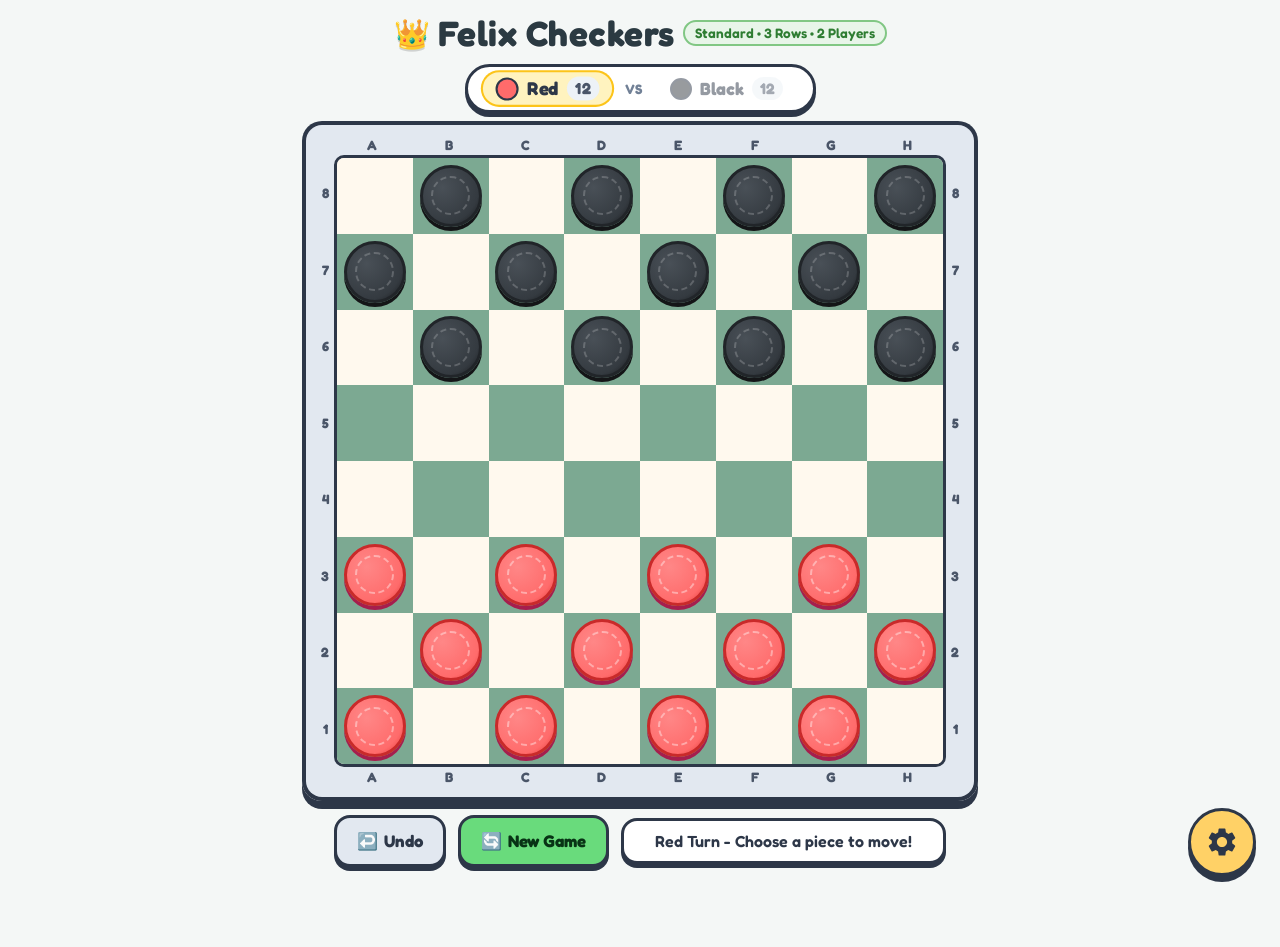
<file: index.html>
<!DOCTYPE html>
<html lang="en">
<head>
  <meta charset="UTF-8">
  <meta name="viewport" content="width=device-width, initial-scale=1.0, maximum-scale=1.0, user-scalable=no">
  <title>Felix Checkers</title>
  <link rel="stylesheet" href="style.css?v=1.2.1">
  <link rel="preconnect" href="https://fonts.googleapis.com">
  <link rel="preconnect" href="https://fonts.gstatic.com" crossorigin>
  <link href="https://fonts.googleapis.com/css2?family=Fredoka:wght@400;600;700&display=swap" rel="stylesheet">
</head>
<body>
  <div class="app-container">
    <!-- Header with friendly status -->
    <header class="game-header">
      <div class="title-badge">
        <span class="title-icon">👑</span>
        <h1 class="title-text">Felix Checkers</h1>
        <span class="mode-tag" id="modeTag">Classic (3 Rows)</span>
      </div>

      <!-- Turn & Score Pill -->
      <div class="status-pill" id="statusPill">
        <div class="player-indicator" id="redIndicator">
          <div class="mini-piece red-piece"></div>
          <span class="player-name">Red</span>
          <span class="score-count" id="redCount">12</span>
        </div>
        <div class="vs-divider">VS</div>
        <div class="player-indicator" id="blackIndicator">
          <div class="mini-piece black-piece"></div>
          <span class="player-name">Black</span>
          <span class="score-count" id="blackCount">12</span>
        </div>
      </div>
    </header>

    <!-- Main Game Area -->
    <main class="board-wrapper">
      <div class="board-frame">
        <!-- Coordinate Labels Top -->
        <div class="file-labels top-labels">
          <span>A</span><span>B</span><span>C</span><span>D</span><span>E</span><span>F</span><span>G</span><span>H</span>
        </div>

        <div class="board-center-row">
          <!-- Rank Labels Left -->
          <div class="rank-labels left-labels">
            <span>8</span><span>7</span><span>6</span><span>5</span><span>4</span><span>3</span><span>2</span><span>1</span>
          </div>

          <!-- 8x8 Board Grid -->
          <div class="board-grid" id="boardGrid">
            <!-- 64 Squares dynamically rendered -->
          </div>

          <!-- Rank Labels Right -->
          <div class="rank-labels right-labels">
            <span>8</span><span>7</span><span>6</span><span>5</span><span>4</span><span>3</span><span>2</span><span>1</span>
          </div>
        </div>

        <!-- Coordinate Labels Bottom -->
        <div class="file-labels bottom-labels">
          <span>A</span><span>B</span><span>C</span><span>D</span><span>E</span><span>F</span><span>G</span><span>H</span>
        </div>
      </div>

      <!-- Quick Action Floating Bar -->
      <div class="quick-actions">
        <button class="action-btn undo-btn" id="btnUndo" title="Undo Move">
          <span class="btn-icon">↩️</span>
          <span class="btn-label">Undo</span>
        </button>
        <button class="action-btn restart-btn" id="btnRestart" title="New Game">
          <span class="btn-icon">🔄</span>
          <span class="btn-label">New Game</span>
        </button>
        <div class="message-banner" id="messageBanner">Red's Turn - Pick a piece!</div>
      </div>
    </main>

    <!-- Bottom Right Floating Gear Button for iPad -->
    <button class="gear-btn" id="btnOpenSettings" aria-label="Game Settings">
      <svg class="gear-icon" viewBox="0 0 24 24" width="34" height="34" fill="currentColor">
        <path d="M19.14 12.94c.04-.3.06-.61.06-.94 0-.32-.02-.64-.07-.94l2.03-1.58a.49.49 0 0 0 .12-.61l-1.92-3.32a.488.488 0 0 0-.59-.22l-2.39.96c-.5-.38-1.03-.7-1.62-.94l-.36-2.54a.484.484 0 0 0-.48-.41h-3.84c-.24 0-.43.17-.47.41l-.36 2.54c-.59.24-1.13.57-1.62.94l-2.39-.96c-.22-.08-.47 0-.59.22L2.74 8.87c-.12.21-.08.47.12.61l2.03 1.58c-.05.3-.09.63-.09.94s.02.64.07.94l-2.03 1.58a.49.49 0 0 0-.12.61l1.92 3.32c.12.22.37.29.59.22l2.39-.96c.5.38 1.03.7 1.62.94l.36 2.54c.05.24.24.41.48.41h3.84c.24 0 .44-.17.47-.41l.36-2.54c.59-.24 1.13-.56 1.62-.94l2.39.96c.22.08.47 0 .59-.22l1.92-3.32c.12-.22.07-.47-.12-.61l-2.01-1.58zM12 15.6c-1.98 0-3.6-1.62-3.6-3.6s1.62-3.6 3.6-3.6 3.6 1.62 3.6 3.6-1.62 3.6-3.6 3.6z"/>
      </svg>
    </button>

    <!-- Settings & Rules Drawer / Modal -->
    <div class="settings-overlay" id="settingsOverlay">
      <div class="settings-drawer" id="settingsDrawer">
        <div class="drawer-header">
          <h2>Game Options</h2>
          <button class="close-drawer-btn" id="btnCloseSettings">&times;</button>
        </div>

        <div class="drawer-content">
          <!-- Option: Row Count (2 Rows vs 3 Rows) -->
          <div class="setting-group">
            <label class="setting-label">Board Setup (Piece Rows)</label>
            <div class="pill-toggle" id="rowToggleGroup">
              <button class="pill-btn" data-rows="2">
                <span class="pill-title">2 Rows (Quick)</span>
                <span class="pill-subtitle">8 pieces each &bull; Faster kid game</span>
              </button>
              <button class="pill-btn active" data-rows="3">
                <span class="pill-title">3 Rows (Classic)</span>
                <span class="pill-subtitle">12 pieces each &bull; Standard</span>
              </button>
            </div>
          </div>

          <!-- Option: Game Mode (Standard vs Felix Variant) -->
          <div class="setting-group">
            <label class="setting-label">Game Mode</label>
            <div class="pill-toggle" id="variantToggleGroup">
              <button class="pill-btn active" data-variant="standard">
                <span class="pill-title">Standard Checkers</span>
                <span class="pill-subtitle">Classic diagonal moves &amp; jumps</span>
              </button>
              <button class="pill-btn" data-variant="felix">
                <span class="pill-title">Felix Mode ✨</span>
                <span class="pill-subtitle">Queens &amp; Bishops for both sides on the light squares!</span>
              </button>
            </div>
          </div>

          <!-- Option: 1 Player (vs Computer) or 2 Players (Pass & Play) -->
          <div class="setting-group">
            <label class="setting-label">Players</label>
            <div class="pill-toggle" id="opponentToggleGroup">
              <button class="pill-btn active" data-opponent="pvp">
                <span class="pill-title">2 Players</span>
                <span class="pill-subtitle">Pass &amp; play with a friend or parent on one iPad</span>
              </button>
              <button class="pill-btn" data-opponent="ai">
                <span class="pill-title">1 Player 🤖</span>
                <span class="pill-subtitle">You play Red against the computer</span>
              </button>
            </div>
          </div>

          <!-- Option: Computer level (only shown for 1 Player) -->
          <div class="setting-group" id="levelSettingGroup" hidden>
            <label class="setting-label">Computer Level</label>
            <div class="level-toggle" id="levelToggleGroup">
              <button class="level-btn" data-level="1"><span class="level-num">1</span><span class="level-name">Gentle</span></button>
              <button class="level-btn" data-level="2"><span class="level-num">2</span><span class="level-name">Easy</span></button>
              <button class="level-btn active" data-level="3"><span class="level-num">3</span><span class="level-name">Smart</span></button>
              <button class="level-btn" data-level="4"><span class="level-num">4</span><span class="level-name">Tricky</span></button>
              <button class="level-btn" data-level="5"><span class="level-num">5</span><span class="level-name">Master</span></button>
            </div>
            <span class="level-help" id="levelHelp">Smart: thinks two moves ahead.</span>
          </div>

          <!-- Sound Toggle -->
          <div class="setting-group row-setting">
            <label class="setting-label" for="soundToggle">Sound Effects</label>
            <input type="checkbox" id="soundToggle" class="switch-input" checked>
            <label for="soundToggle" class="switch-slider"></label>
          </div>

          <!-- Scoreboard (saved in a cookie on this device) -->
          <div class="setting-group scoreboard">
            <h3>Scoreboard</h3>
            <div class="score-line"><span>1 Player (you vs computer)</span><span id="scoreAi">0 – 0</span></div>
            <div class="score-chips" id="scoreChips"></div>
            <div class="score-line"><span>2 Players (Red vs Black)</span><span id="scorePvp">0 – 0</span></div>
            <button class="ghost-btn" id="btnResetScores">Reset scores</button>
          </div>

          <!-- Maintenance (hidden features for testing; off by default) -->
          <div class="setting-group row-setting maintenance-setting">
            <label class="setting-label" for="evalToggle">Maintenance: win-chance bar</label>
            <input type="checkbox" id="evalToggle" class="switch-input">
            <label for="evalToggle" class="switch-slider"></label>
          </div>

          <!-- Rules Summary -->
          <div class="setting-group rules-summary">
            <h3>How to Play</h3>
            <ul class="rules-list">
              <li><strong>Checkers:</strong> Move forward diagonally 1 square onto dark squares.</li>
              <li><strong>Jump:</strong> Jump over an opponent's piece to capture it! If you can jump, you must.</li>
              <li><strong>Kings:</strong> Reaching the back row makes you a King 👑. Kings move backward and forward!</li>
              <li class="felix-rule-item"><strong>Felix Mode:</strong> Both teams get a Queen and two light-squared Bishops on their back ranks! Checkers can attack them forward and sideways!</li>
            </ul>
          </div>

          <!-- Version log (end of panel) -->
          <div class="setting-group version-log">
            <h3>Version log</h3>
            <p class="version-current" id="versionCurrent"></p>
            <ol class="version-entries" id="versionEntries"></ol>
          </div>
        </div>

        <div class="drawer-footer">
          <button class="primary-btn" id="btnApplySettings">Start New Game With These Settings</button>
        </div>
      </div>
    </div>

    <!-- Win / Game Over Modal -->
    <div class="win-modal-overlay" id="winModalOverlay">
      <div class="win-card">
        <div class="win-trophy" id="winTrophy">🏆</div>
        <h2 class="win-title" id="winTitle">Red Wins!</h2>
        <p class="win-subtitle" id="winSubtitle">Spectacular game! Ready for another round?</p>
        <div class="win-actions">
          <button class="primary-btn" id="btnPlayAgain">Play Again</button>
        </div>
      </div>
    </div>

  </div>

  <script src="version.js?v=1.2.1"></script>
  <script src="audio.js?v=1.2.1"></script>
  <script src="stats.js?v=1.2.1"></script>
  <script src="game.js?v=1.2.1"></script>
  <script src="app.js?v=1.2.1"></script>
</body>
</html>
</file>
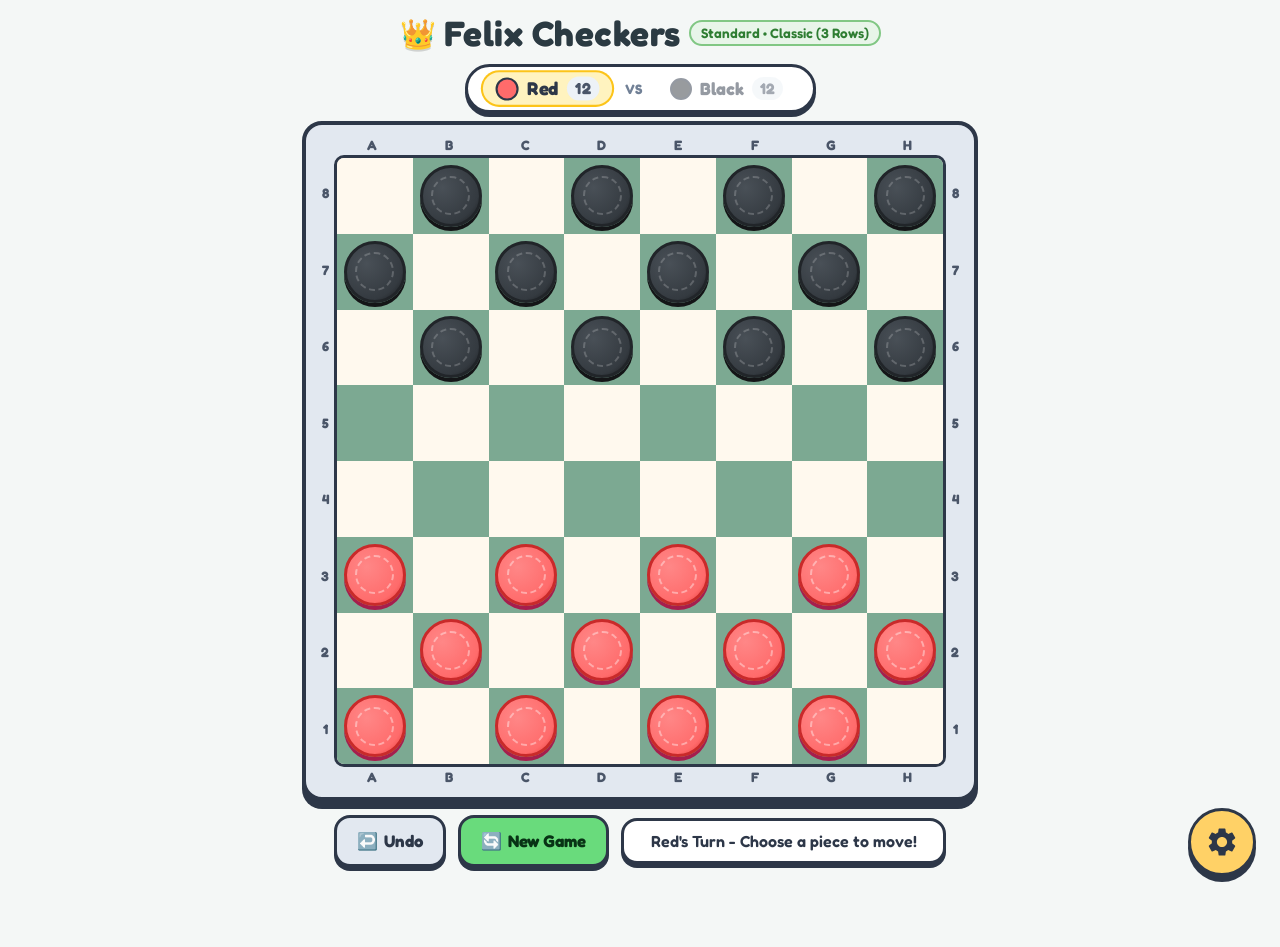
<file: V1/index.html>
<!DOCTYPE html>
<html lang="en">
<head>
  <meta charset="UTF-8">
  <meta name="viewport" content="width=device-width, initial-scale=1.0, maximum-scale=1.0, user-scalable=no">
  <title>Felix Checkers</title>
  <link rel="stylesheet" href="style.css">
  <link rel="preconnect" href="https://fonts.googleapis.com">
  <link rel="preconnect" href="https://fonts.gstatic.com" crossorigin>
  <link href="https://fonts.googleapis.com/css2?family=Fredoka:wght@400;600;700&display=swap" rel="stylesheet">
</head>
<body>
  <div class="app-container">
    <!-- Header with friendly status -->
    <header class="game-header">
      <div class="title-badge">
        <span class="title-icon">👑</span>
        <h1 class="title-text">Felix Checkers</h1>
        <span class="mode-tag" id="modeTag">Classic (3 Rows)</span>
      </div>

      <!-- Turn & Score Pill -->
      <div class="status-pill" id="statusPill">
        <div class="player-indicator" id="redIndicator">
          <div class="mini-piece red-piece"></div>
          <span class="player-name">Red</span>
          <span class="score-count" id="redCount">12</span>
        </div>
        <div class="vs-divider">VS</div>
        <div class="player-indicator" id="blackIndicator">
          <div class="mini-piece black-piece"></div>
          <span class="player-name">Black</span>
          <span class="score-count" id="blackCount">12</span>
        </div>
      </div>
    </header>

    <!-- Main Game Area -->
    <main class="board-wrapper">
      <div class="board-frame">
        <!-- Coordinate Labels Top -->
        <div class="file-labels top-labels">
          <span>A</span><span>B</span><span>C</span><span>D</span><span>E</span><span>F</span><span>G</span><span>H</span>
        </div>

        <div class="board-center-row">
          <!-- Rank Labels Left -->
          <div class="rank-labels left-labels">
            <span>8</span><span>7</span><span>6</span><span>5</span><span>4</span><span>3</span><span>2</span><span>1</span>
          </div>

          <!-- 8x8 Board Grid -->
          <div class="board-grid" id="boardGrid">
            <!-- 64 Squares dynamically rendered -->
          </div>

          <!-- Rank Labels Right -->
          <div class="rank-labels right-labels">
            <span>8</span><span>7</span><span>6</span><span>5</span><span>4</span><span>3</span><span>2</span><span>1</span>
          </div>
        </div>

        <!-- Coordinate Labels Bottom -->
        <div class="file-labels bottom-labels">
          <span>A</span><span>B</span><span>C</span><span>D</span><span>E</span><span>F</span><span>G</span><span>H</span>
        </div>
      </div>

      <!-- Quick Action Floating Bar -->
      <div class="quick-actions">
        <button class="action-btn undo-btn" id="btnUndo" title="Undo Move">
          <span class="btn-icon">↩️</span>
          <span class="btn-label">Undo</span>
        </button>
        <button class="action-btn restart-btn" id="btnRestart" title="New Game">
          <span class="btn-icon">🔄</span>
          <span class="btn-label">New Game</span>
        </button>
        <div class="message-banner" id="messageBanner">Red's Turn - Pick a piece!</div>
      </div>
    </main>

    <!-- Bottom Right Floating Gear Button for iPad -->
    <button class="gear-btn" id="btnOpenSettings" aria-label="Game Settings">
      <svg class="gear-icon" viewBox="0 0 24 24" width="34" height="34" fill="currentColor">
        <path d="M19.14 12.94c.04-.3.06-.61.06-.94 0-.32-.02-.64-.07-.94l2.03-1.58a.49.49 0 0 0 .12-.61l-1.92-3.32a.488.488 0 0 0-.59-.22l-2.39.96c-.5-.38-1.03-.7-1.62-.94l-.36-2.54a.484.484 0 0 0-.48-.41h-3.84c-.24 0-.43.17-.47.41l-.36 2.54c-.59.24-1.13.57-1.62.94l-2.39-.96c-.22-.08-.47 0-.59.22L2.74 8.87c-.12.21-.08.47.12.61l2.03 1.58c-.05.3-.09.63-.09.94s.02.64.07.94l-2.03 1.58a.49.49 0 0 0-.12.61l1.92 3.32c.12.22.37.29.59.22l2.39-.96c.5.38 1.03.7 1.62.94l.36 2.54c.05.24.24.41.48.41h3.84c.24 0 .44-.17.47-.41l.36-2.54c.59-.24 1.13-.56 1.62-.94l2.39.96c.22.08.47 0 .59-.22l1.92-3.32c.12-.22.07-.47-.12-.61l-2.01-1.58zM12 15.6c-1.98 0-3.6-1.62-3.6-3.6s1.62-3.6 3.6-3.6 3.6 1.62 3.6 3.6-1.62 3.6-3.6 3.6z"/>
      </svg>
    </button>

    <!-- Settings & Rules Drawer / Modal -->
    <div class="settings-overlay" id="settingsOverlay">
      <div class="settings-drawer" id="settingsDrawer">
        <div class="drawer-header">
          <h2>Game Options</h2>
          <button class="close-drawer-btn" id="btnCloseSettings">&times;</button>
        </div>

        <div class="drawer-content">
          <!-- Option: Row Count (2 Rows vs 3 Rows) -->
          <div class="setting-group">
            <label class="setting-label">Board Setup (Piece Rows)</label>
            <div class="pill-toggle" id="rowToggleGroup">
              <button class="pill-btn" data-rows="2">
                <span class="pill-title">2 Rows (Quick)</span>
                <span class="pill-subtitle">8 pieces each &bull; Faster kid game</span>
              </button>
              <button class="pill-btn active" data-rows="3">
                <span class="pill-title">3 Rows (Classic)</span>
                <span class="pill-subtitle">12 pieces each &bull; Standard</span>
              </button>
            </div>
          </div>

          <!-- Option: Game Mode (Standard vs Felix Variant) -->
          <div class="setting-group">
            <label class="setting-label">Game Mode</label>
            <div class="pill-toggle" id="variantToggleGroup">
              <button class="pill-btn active" data-variant="standard">
                <span class="pill-title">Standard Checkers</span>
                <span class="pill-subtitle">Classic diagonal moves &amp; jumps</span>
              </button>
              <button class="pill-btn" data-variant="felix">
                <span class="pill-title">Felix Mode ✨</span>
                <span class="pill-subtitle">Queen (D1) &amp; Bishops (B1/F1) on light squares!</span>
              </button>
            </div>
          </div>

          <!-- Option: Opponent (Pass & Play vs Kid-friendly AI) -->
          <div class="setting-group">
            <label class="setting-label">Opponent</label>
            <div class="pill-toggle" id="opponentToggleGroup">
              <button class="pill-btn active" data-opponent="pvp">
                <span class="pill-title">2 Players (Pass &amp; Play)</span>
                <span class="pill-subtitle">Play with a friend or parent on iPad</span>
              </button>
              <button class="pill-btn" data-opponent="ai">
                <span class="pill-title">vs Computer 🤖</span>
                <span class="pill-subtitle">Practice solo</span>
              </button>
            </div>
          </div>

          <!-- Sound Toggle -->
          <div class="setting-group row-setting">
            <label class="setting-label" for="soundToggle">Sound Effects</label>
            <input type="checkbox" id="soundToggle" class="switch-input" checked>
            <label for="soundToggle" class="switch-slider"></label>
          </div>

          <!-- Rules Summary -->
          <div class="setting-group rules-summary">
            <h3>How to Play</h3>
            <ul class="rules-list">
              <li><strong>Checkers:</strong> Move forward diagonally 1 square onto dark squares.</li>
              <li><strong>Jump:</strong> Jump over an opponent's piece to capture it!</li>
              <li><strong>Kings:</strong> Reaching the back row makes you a King 👑. Kings move backward and forward!</li>
              <li class="felix-rule-item"><strong>Felix Mode:</strong> Chess pieces live on the light squares (Bishops on B1 &amp; F1, Queen on D1). Checkers can attack them forward and sideways!</li>
            </ul>
          </div>
        </div>

        <div class="drawer-footer">
          <button class="primary-btn" id="btnApplySettings">Start New Game With These Settings</button>
        </div>
      </div>
    </div>

    <!-- Win / Game Over Modal -->
    <div class="win-modal-overlay" id="winModalOverlay">
      <div class="win-card">
        <div class="win-trophy" id="winTrophy">🏆</div>
        <h2 class="win-title" id="winTitle">Red Wins!</h2>
        <p class="win-subtitle" id="winSubtitle">Spectacular game! Ready for another round?</p>
        <div class="win-actions">
          <button class="primary-btn" id="btnPlayAgain">Play Again</button>
        </div>
      </div>
    </div>

  </div>

  <script src="audio.js"></script>
  <script src="game.js"></script>
  <script src="app.js"></script>
</body>
</html>
</file>
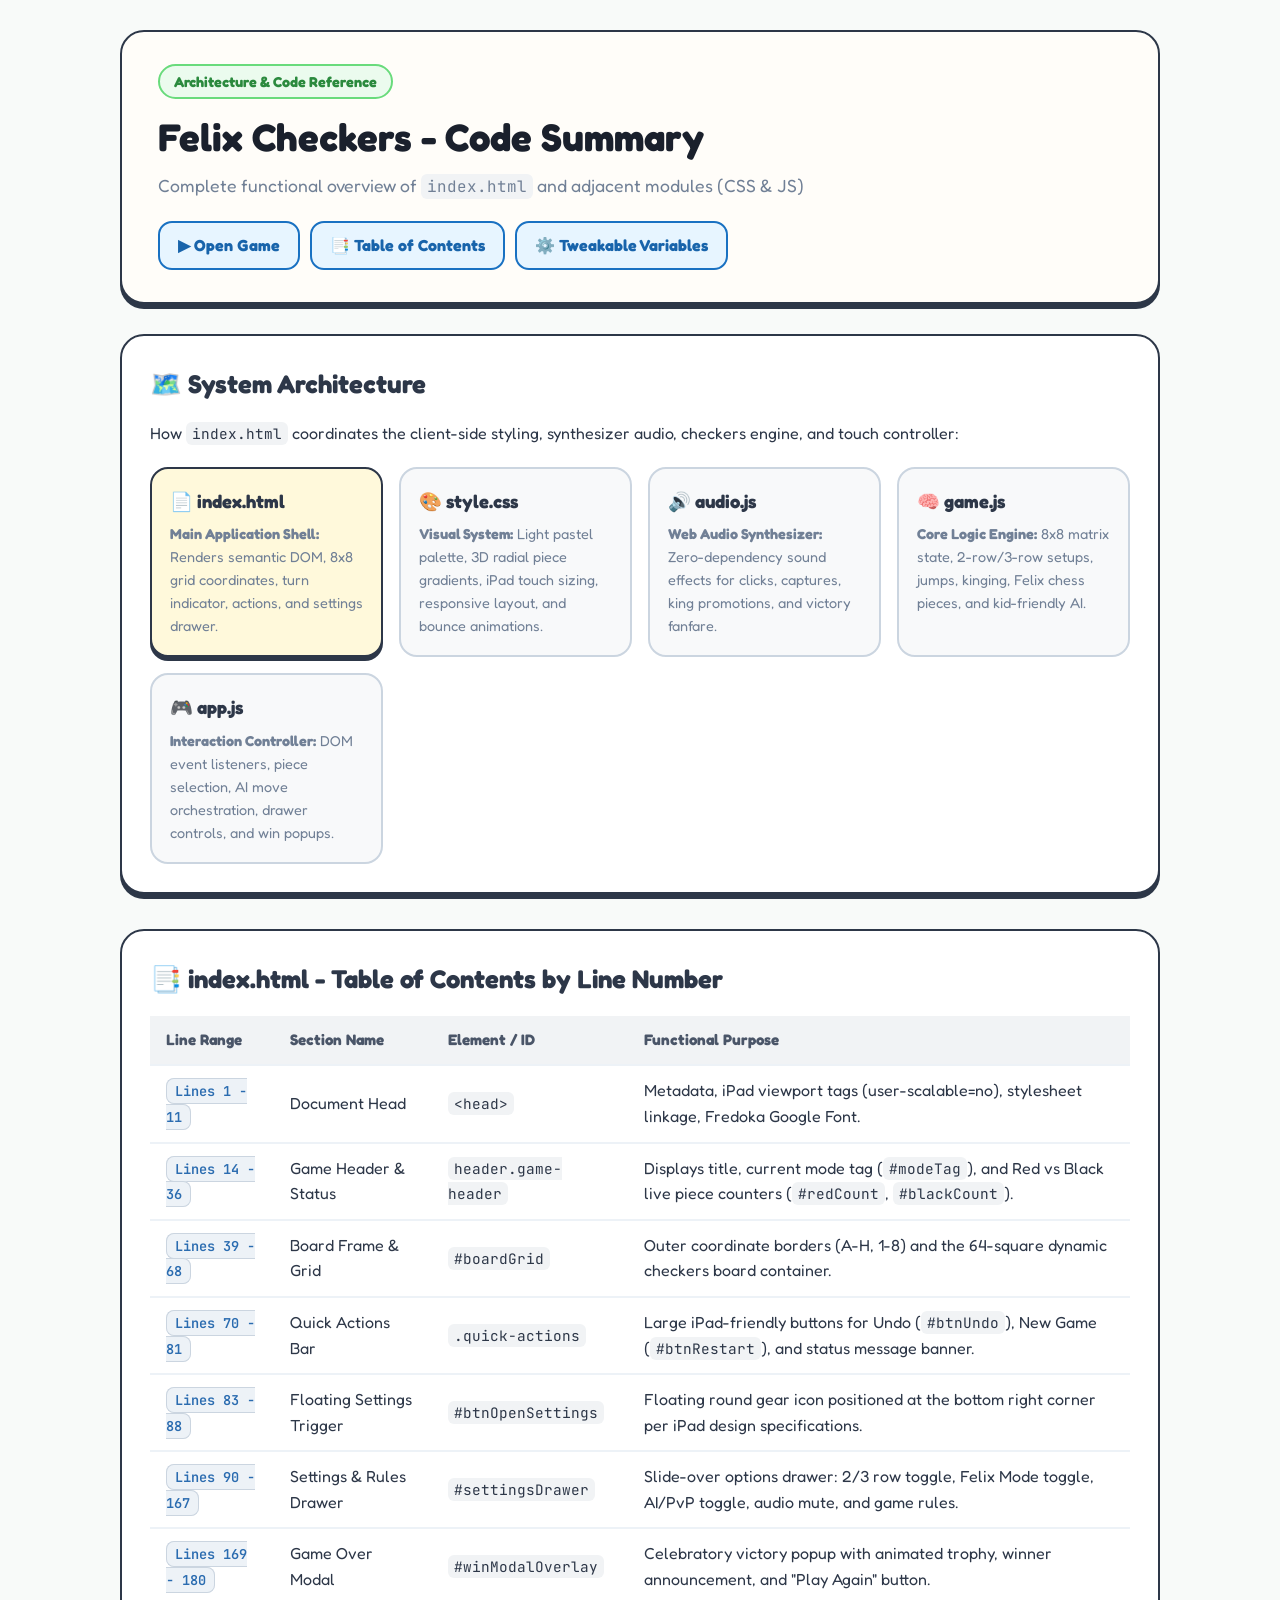
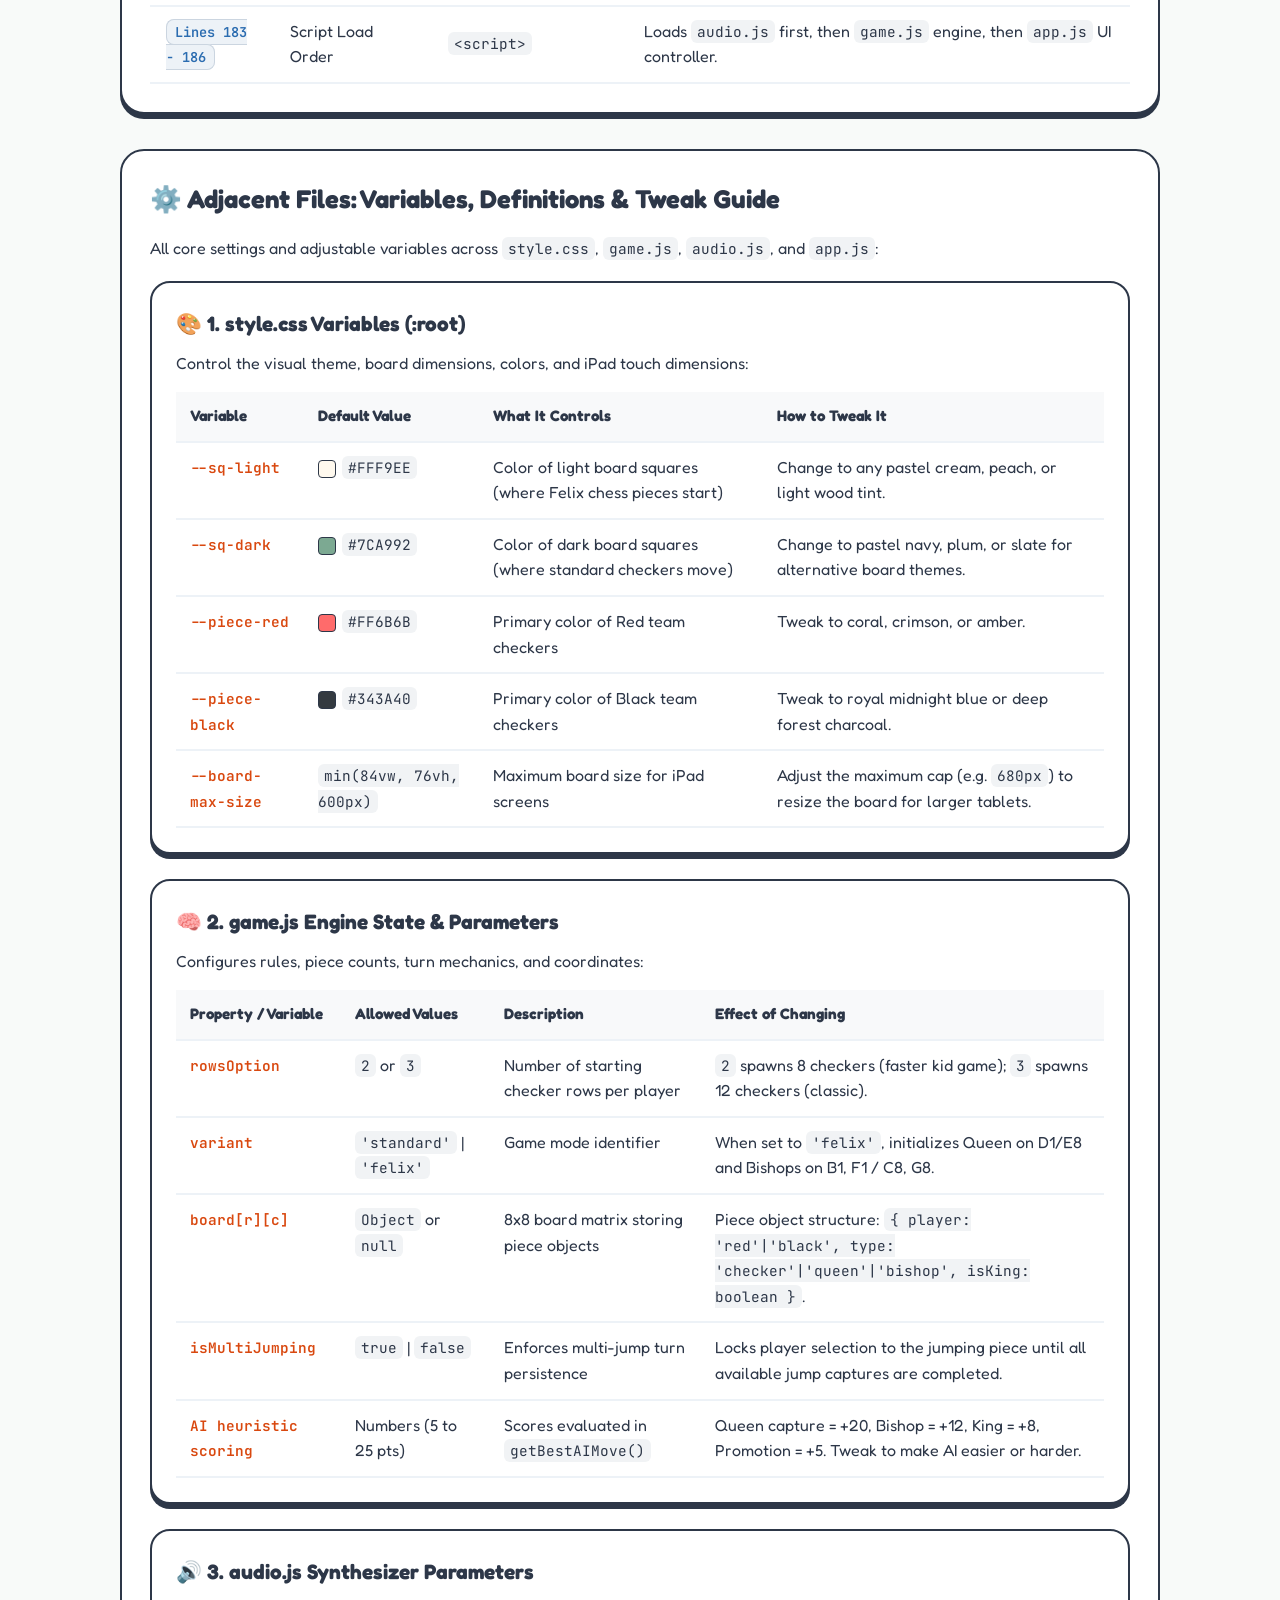
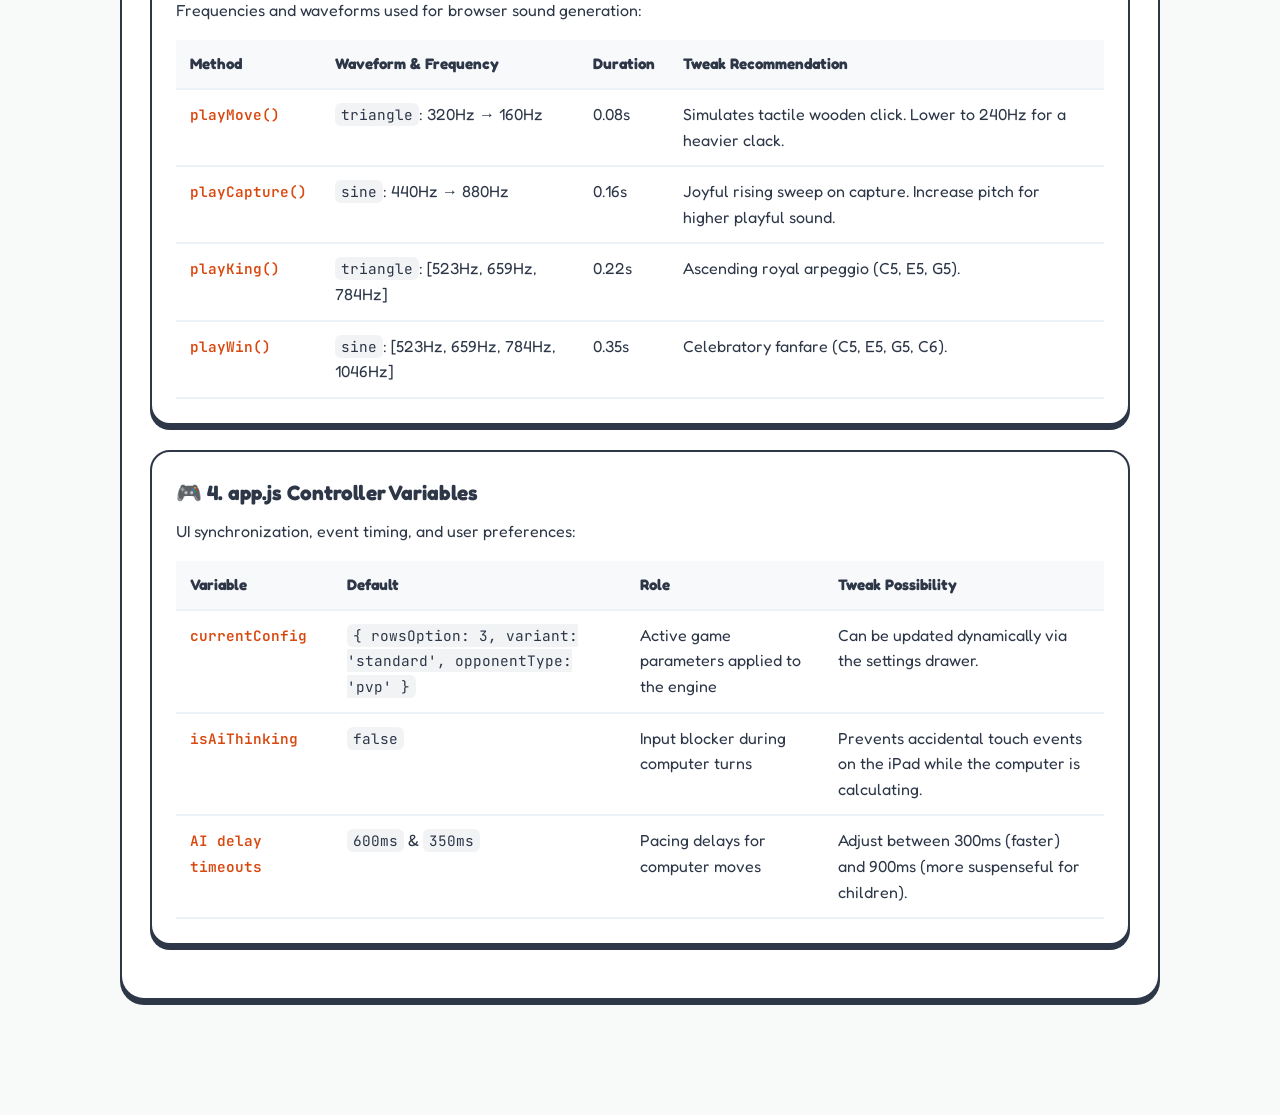
<file: index_summary.html>
<!DOCTYPE html>
<html lang="en">
<head>
  <meta charset="UTF-8">
  <meta name="viewport" content="width=device-width, initial-scale=1.0">
  <title>Felix Checkers - Code Architecture & Summary</title>
  <link rel="preconnect" href="https://fonts.googleapis.com">
  <link rel="preconnect" href="https://fonts.gstatic.com" crossorigin>
  <link href="https://fonts.googleapis.com/css2?family=Fredoka:wght@400;600;700&family=JetBrains+Mono:wght@400;600&display=swap" rel="stylesheet">
  <style>
    :root {
      --bg: #F8FAF9;
      --card-bg: #FFFFFF;
      --text-main: #2D3748;
      --text-muted: #718096;
      --accent: #4DABF7;
      --accent-dark: #1971C2;
      --border: 2.5px solid #2D3748;
      --shadow: 0 5px 0 #2D3748;
      --pill-bg: #E7F5FF;
      --pill-text: #1864AB;
      --code-bg: #F1F3F5;
    }

    * {
      box-sizing: border-box;
      margin: 0;
      padding: 0;
    }

    body {
      font-family: 'Fredoka', -apple-system, sans-serif;
      background-color: var(--bg);
      color: var(--text-main);
      line-height: 1.6;
      padding: 30px 20px 80px 20px;
    }

    .container {
      max-width: 1040px;
      margin: 0 auto;
    }

    header.doc-header {
      background: #FFFDF9;
      border: var(--border);
      border-radius: 24px;
      box-shadow: var(--shadow);
      padding: 32px 36px;
      margin-bottom: 30px;
      display: flex;
      justify-content: space-between;
      align-items: center;
      flex-wrap: wrap;
      gap: 20px;
    }

    .header-badge {
      display: inline-block;
      background: #EBFBEE;
      color: #2B8A3E;
      font-weight: 700;
      padding: 4px 14px;
      border-radius: 20px;
      border: 2px solid #69DB7C;
      font-size: 0.9rem;
      margin-bottom: 8px;
    }

    h1 {
      font-size: 2.4rem;
      font-weight: 700;
      color: #1A202C;
    }

    .subtitle {
      color: var(--text-muted);
      font-size: 1.1rem;
      margin-top: 4px;
    }

    .quick-links {
      display: flex;
      gap: 10px;
    }

    .nav-btn {
      text-decoration: none;
      background: var(--pill-bg);
      color: var(--pill-text);
      font-weight: 700;
      padding: 10px 18px;
      border-radius: 14px;
      border: 2px solid var(--accent-dark);
      transition: transform 0.15s;
    }

    .nav-btn:hover {
      transform: translateY(-2px);
    }

    /* Architecture Graphical Overview */
    .arch-diagram {
      background: #FFFFFF;
      border: var(--border);
      border-radius: 24px;
      box-shadow: var(--shadow);
      padding: 28px;
      margin-bottom: 35px;
    }

    .section-title {
      font-size: 1.6rem;
      font-weight: 700;
      margin-bottom: 16px;
      display: flex;
      align-items: center;
      gap: 10px;
    }

    .diagram-grid {
      display: grid;
      grid-template-columns: repeat(auto-fit, minmax(210px, 1fr));
      gap: 16px;
      margin-top: 20px;
    }

    .diagram-card {
      background: #F8F9FA;
      border: 2.5px solid #CBD5E0;
      border-radius: 18px;
      padding: 18px;
      position: relative;
    }

    .diagram-card.hub {
      border-color: #2D3748;
      background: #FFF9DB;
      box-shadow: 0 4px 0 #2D3748;
    }

    .diagram-card h3 {
      font-size: 1.15rem;
      margin-bottom: 6px;
      display: flex;
      align-items: center;
      gap: 6px;
    }

    .diagram-card p {
      font-size: 0.9rem;
      color: var(--text-muted);
    }

    /* Table of Contents */
    .toc-card {
      background: #FFFFFF;
      border: var(--border);
      border-radius: 24px;
      box-shadow: var(--shadow);
      padding: 28px;
      margin-bottom: 35px;
    }

    .toc-table {
      width: 100%;
      border-collapse: collapse;
      margin-top: 14px;
    }

    .toc-table th, .toc-table td {
      padding: 12px 16px;
      text-align: left;
      border-bottom: 2px solid #EDF2F7;
    }

    .toc-table th {
      background: #F1F3F5;
      font-weight: 700;
      font-size: 0.95rem;
      color: #4A5568;
    }

    .line-badge {
      font-family: 'JetBrains Mono', monospace;
      background: #EDF2F7;
      border: 1px solid #CBD5E0;
      padding: 3px 8px;
      border-radius: 8px;
      font-weight: 600;
      font-size: 0.85rem;
      color: #2B6CB0;
    }

    /* Code breakdown cards */
    .breakdown-card {
      background: #FFFFFF;
      border: var(--border);
      border-radius: 20px;
      box-shadow: var(--shadow);
      padding: 24px;
      margin-bottom: 25px;
    }

    .breakdown-card h3 {
      font-size: 1.3rem;
      margin-bottom: 10px;
      color: #2D3748;
      display: flex;
      justify-content: space-between;
      align-items: center;
    }

    /* Variables Table */
    .var-table {
      width: 100%;
      border-collapse: collapse;
      margin-top: 16px;
    }

    .var-table th, .var-table td {
      padding: 12px 14px;
      text-align: left;
      border-bottom: 2px solid #EDF2F7;
      vertical-align: top;
    }

    .var-table th {
      background: #F8F9FA;
      font-weight: 700;
      font-size: 0.95rem;
    }

    .var-name {
      font-family: 'JetBrains Mono', monospace;
      font-weight: 600;
      color: #D9480F;
      font-size: 0.9rem;
    }

    .color-chip {
      display: inline-block;
      width: 18px;
      height: 18px;
      border-radius: 4px;
      border: 1.5px solid #2D3748;
      vertical-align: middle;
      margin-right: 6px;
    }

    .tweak-hint {
      background: #FFF9DB;
      border-left: 4px solid #FCC419;
      padding: 8px 12px;
      border-radius: 6px;
      font-size: 0.88rem;
      color: #7A5200;
      margin-top: 6px;
    }

    code {
      font-family: 'JetBrains Mono', monospace;
      background: var(--code-bg);
      padding: 2px 6px;
      border-radius: 6px;
      font-size: 0.9em;
    }
  </style>
</head>
<body>
  <div class="container">
    
    <!-- Header -->
    <header class="doc-header">
      <div>
        <div class="header-badge">Architecture &amp; Code Reference</div>
        <h1>Felix Checkers - Code Summary</h1>
        <p class="subtitle">Complete functional overview of <code>index.html</code> and adjacent modules (CSS &amp; JS)</p>
      </div>
      <div class="quick-links">
        <a href="index.html" class="nav-btn">▶ Open Game</a>
        <a href="#toc" class="nav-btn">📑 Table of Contents</a>
        <a href="#variables" class="nav-btn">⚙️ Tweakable Variables</a>
      </div>
    </header>

    <!-- Architecture Hub Overview -->
    <section class="arch-diagram">
      <h2 class="section-title">🗺️ System Architecture</h2>
      <p>How <code>index.html</code> coordinates the client-side styling, synthesizer audio, checkers engine, and touch controller:</p>
      
      <div class="diagram-grid">
        <div class="diagram-card hub">
          <h3>📄 index.html</h3>
          <p><strong>Main Application Shell:</strong> Renders semantic DOM, 8x8 grid coordinates, turn indicator, actions, and settings drawer.</p>
        </div>
        <div class="diagram-card">
          <h3>🎨 style.css</h3>
          <p><strong>Visual System:</strong> Light pastel palette, 3D radial piece gradients, iPad touch sizing, responsive layout, and bounce animations.</p>
        </div>
        <div class="diagram-card">
          <h3>🔊 audio.js</h3>
          <p><strong>Web Audio Synthesizer:</strong> Zero-dependency sound effects for clicks, captures, king promotions, and victory fanfare.</p>
        </div>
        <div class="diagram-card">
          <h3>🧠 game.js</h3>
          <p><strong>Core Logic Engine:</strong> 8x8 matrix state, 2-row/3-row setups, jumps, kinging, Felix chess pieces, and kid-friendly AI.</p>
        </div>
        <div class="diagram-card">
          <h3>🎮 app.js</h3>
          <p><strong>Interaction Controller:</strong> DOM event listeners, piece selection, AI move orchestration, drawer controls, and win popups.</p>
        </div>
      </div>
    </section>

    <!-- Table of Contents for index.html -->
    <section class="toc-card" id="toc">
      <h2 class="section-title">📑 index.html - Table of Contents by Line Number</h2>
      <table class="toc-table">
        <thead>
          <tr>
            <th>Line Range</th>
            <th>Section Name</th>
            <th>Element / ID</th>
            <th>Functional Purpose</th>
          </tr>
        </thead>
        <tbody>
          <tr>
            <td><span class="line-badge">Lines 1 - 11</span></td>
            <td>Document Head</td>
            <td><code>&lt;head&gt;</code></td>
            <td>Metadata, iPad viewport tags (user-scalable=no), stylesheet linkage, Fredoka Google Font.</td>
          </tr>
          <tr>
            <td><span class="line-badge">Lines 14 - 36</span></td>
            <td>Game Header &amp; Status</td>
            <td><code>header.game-header</code></td>
            <td>Displays title, current mode tag (<code>#modeTag</code>), and Red vs Black live piece counters (<code>#redCount</code>, <code>#blackCount</code>).</td>
          </tr>
          <tr>
            <td><span class="line-badge">Lines 39 - 68</span></td>
            <td>Board Frame &amp; Grid</td>
            <td><code>#boardGrid</code></td>
            <td>Outer coordinate borders (A-H, 1-8) and the 64-square dynamic checkers board container.</td>
          </tr>
          <tr>
            <td><span class="line-badge">Lines 70 - 81</span></td>
            <td>Quick Actions Bar</td>
            <td><code>.quick-actions</code></td>
            <td>Large iPad-friendly buttons for Undo (<code>#btnUndo</code>), New Game (<code>#btnRestart</code>), and status message banner.</td>
          </tr>
          <tr>
            <td><span class="line-badge">Lines 83 - 88</span></td>
            <td>Floating Settings Trigger</td>
            <td><code>#btnOpenSettings</code></td>
            <td>Floating round gear icon positioned at the bottom right corner per iPad design specifications.</td>
          </tr>
          <tr>
            <td><span class="line-badge">Lines 90 - 167</span></td>
            <td>Settings &amp; Rules Drawer</td>
            <td><code>#settingsDrawer</code></td>
            <td>Slide-over options drawer: 2/3 row toggle, Felix Mode toggle, AI/PvP toggle, audio mute, and game rules.</td>
          </tr>
          <tr>
            <td><span class="line-badge">Lines 169 - 180</span></td>
            <td>Game Over Modal</td>
            <td><code>#winModalOverlay</code></td>
            <td>Celebratory victory popup with animated trophy, winner announcement, and "Play Again" button.</td>
          </tr>
          <tr>
            <td><span class="line-badge">Lines 183 - 186</span></td>
            <td>Script Load Order</td>
            <td><code>&lt;script&gt;</code></td>
            <td>Loads <code>audio.js</code> first, then <code>game.js</code> engine, then <code>app.js</code> UI controller.</td>
          </tr>
        </tbody>
      </table>
    </section>

    <!-- Adjacent Files Variables & Parameters Breakdown -->
    <section class="toc-card" id="variables">
      <h2 class="section-title">⚙️ Adjacent Files: Variables, Definitions &amp; Tweak Guide</h2>
      <p>All core settings and adjustable variables across <code>style.css</code>, <code>game.js</code>, <code>audio.js</code>, and <code>app.js</code>:</p>

      <!-- style.css variables -->
      <div class="breakdown-card" style="margin-top: 20px;">
        <h3>🎨 1. style.css Variables (:root)</h3>
        <p>Control the visual theme, board dimensions, colors, and iPad touch dimensions:</p>
        <table class="var-table">
          <thead>
            <tr>
              <th>Variable</th>
              <th>Default Value</th>
              <th>What It Controls</th>
              <th>How to Tweak It</th>
            </tr>
          </thead>
          <tbody>
            <tr>
              <td><span class="var-name">--sq-light</span></td>
              <td><span class="color-chip" style="background: #FFF9EE;"></span><code>#FFF9EE</code></td>
              <td>Color of light board squares (where Felix chess pieces start)</td>
              <td>Change to any pastel cream, peach, or light wood tint.</td>
            </tr>
            <tr>
              <td><span class="var-name">--sq-dark</span></td>
              <td><span class="color-chip" style="background: #7CA992;"></span><code>#7CA992</code></td>
              <td>Color of dark board squares (where standard checkers move)</td>
              <td>Change to pastel navy, plum, or slate for alternative board themes.</td>
            </tr>
            <tr>
              <td><span class="var-name">--piece-red</span></td>
              <td><span class="color-chip" style="background: #FF6B6B;"></span><code>#FF6B6B</code></td>
              <td>Primary color of Red team checkers</td>
              <td>Tweak to coral, crimson, or amber.</td>
            </tr>
            <tr>
              <td><span class="var-name">--piece-black</span></td>
              <td><span class="color-chip" style="background: #343A40;"></span><code>#343A40</code></td>
              <td>Primary color of Black team checkers</td>
              <td>Tweak to royal midnight blue or deep forest charcoal.</td>
            </tr>
            <tr>
              <td><span class="var-name">--board-max-size</span></td>
              <td><code>min(84vw, 76vh, 600px)</code></td>
              <td>Maximum board size for iPad screens</td>
              <td>Adjust the maximum cap (e.g. <code>680px</code>) to resize the board for larger tablets.</td>
            </tr>
          </tbody>
        </table>
      </div>

      <!-- game.js variables -->
      <div class="breakdown-card">
        <h3>🧠 2. game.js Engine State &amp; Parameters</h3>
        <p>Configures rules, piece counts, turn mechanics, and coordinates:</p>
        <table class="var-table">
          <thead>
            <tr>
              <th>Property / Variable</th>
              <th>Allowed Values</th>
              <th>Description</th>
              <th>Effect of Changing</th>
            </tr>
          </thead>
          <tbody>
            <tr>
              <td><span class="var-name">rowsOption</span></td>
              <td><code>2</code> or <code>3</code></td>
              <td>Number of starting checker rows per player</td>
              <td><code>2</code> spawns 8 checkers (faster kid game); <code>3</code> spawns 12 checkers (classic).</td>
            </tr>
            <tr>
              <td><span class="var-name">variant</span></td>
              <td><code>'standard'</code> | <code>'felix'</code></td>
              <td>Game mode identifier</td>
              <td>When set to <code>'felix'</code>, initializes Queen on D1/E8 and Bishops on B1, F1 / C8, G8.</td>
            </tr>
            <tr>
              <td><span class="var-name">board[r][c]</span></td>
              <td><code>Object</code> or <code>null</code></td>
              <td>8x8 board matrix storing piece objects</td>
              <td>Piece object structure: <code>{ player: 'red'|'black', type: 'checker'|'queen'|'bishop', isKing: boolean }</code>.</td>
            </tr>
            <tr>
              <td><span class="var-name">isMultiJumping</span></td>
              <td><code>true</code> | <code>false</code></td>
              <td>Enforces multi-jump turn persistence</td>
              <td>Locks player selection to the jumping piece until all available jump captures are completed.</td>
            </tr>
            <tr>
              <td><span class="var-name">AI heuristic scoring</span></td>
              <td>Numbers (5 to 25 pts)</td>
              <td>Scores evaluated in <code>getBestAIMove()</code></td>
              <td>Queen capture = +20, Bishop = +12, King = +8, Promotion = +5. Tweak to make AI easier or harder.</td>
            </tr>
          </tbody>
        </table>
      </div>

      <!-- audio.js variables -->
      <div class="breakdown-card">
        <h3>🔊 3. audio.js Synthesizer Parameters</h3>
        <p>Frequencies and waveforms used for browser sound generation:</p>
        <table class="var-table">
          <thead>
            <tr>
              <th>Method</th>
              <th>Waveform &amp; Frequency</th>
              <th>Duration</th>
              <th>Tweak Recommendation</th>
            </tr>
          </thead>
          <tbody>
            <tr>
              <td><span class="var-name">playMove()</span></td>
              <td><code>triangle</code>: 320Hz &rarr; 160Hz</td>
              <td>0.08s</td>
              <td>Simulates tactile wooden click. Lower to 240Hz for a heavier clack.</td>
            </tr>
            <tr>
              <td><span class="var-name">playCapture()</span></td>
              <td><code>sine</code>: 440Hz &rarr; 880Hz</td>
              <td>0.16s</td>
              <td>Joyful rising sweep on capture. Increase pitch for higher playful sound.</td>
            </tr>
            <tr>
              <td><span class="var-name">playKing()</span></td>
              <td><code>triangle</code>: [523Hz, 659Hz, 784Hz]</td>
              <td>0.22s</td>
              <td>Ascending royal arpeggio (C5, E5, G5).</td>
            </tr>
            <tr>
              <td><span class="var-name">playWin()</span></td>
              <td><code>sine</code>: [523Hz, 659Hz, 784Hz, 1046Hz]</td>
              <td>0.35s</td>
              <td>Celebratory fanfare (C5, E5, G5, C6).</td>
            </tr>
          </tbody>
        </table>
      </div>

      <!-- app.js variables -->
      <div class="breakdown-card">
        <h3>🎮 4. app.js Controller Variables</h3>
        <p>UI synchronization, event timing, and user preferences:</p>
        <table class="var-table">
          <thead>
            <tr>
              <th>Variable</th>
              <th>Default</th>
              <th>Role</th>
              <th>Tweak Possibility</th>
            </tr>
          </thead>
          <tbody>
            <tr>
              <td><span class="var-name">currentConfig</span></td>
              <td><code>{ rowsOption: 3, variant: 'standard', opponentType: 'pvp' }</code></td>
              <td>Active game parameters applied to the engine</td>
              <td>Can be updated dynamically via the settings drawer.</td>
            </tr>
            <tr>
              <td><span class="var-name">isAiThinking</span></td>
              <td><code>false</code></td>
              <td>Input blocker during computer turns</td>
              <td>Prevents accidental touch events on the iPad while the computer is calculating.</td>
            </tr>
            <tr>
              <td><span class="var-name">AI delay timeouts</span></td>
              <td><code>600ms</code> &amp; <code>350ms</code></td>
              <td>Pacing delays for computer moves</td>
              <td>Adjust between 300ms (faster) and 900ms (more suspenseful for children).</td>
            </tr>
          </tbody>
        </table>
      </div>

    </section>

  </div>
</body>
</html>
</file>
<file: style.css>
/* ==========================================================================
   Felix Checkers - Light Pastel Kid-Friendly iPad Styling
   ========================================================================== */

:root {
  /* Pastel Palette */
  --bg-main: #F4F7F6;
  --bg-card: #FFFFFF;
  --text-dark: #2D3748;
  --text-muted: #718096;

  /* Board Colors */
  --sq-light: #FFF9EE;
  --sq-dark: #7CA992;
  --sq-border: #4A6B5D;
  --sq-highlight: #FFE066;
  --sq-target: #74C0FC;
  --sq-jump-target: #FF8787;

  /* Pieces */
  --piece-red: #FF6B6B;
  --piece-red-border: #C92A2A;
  --piece-red-shadow: #A61E4D;
  --piece-black: #343A40;
  --piece-black-border: #212529;
  --piece-black-shadow: #141517;

  /* Felix Pieces (Gold / Purple / Cyan) */
  --piece-queen: #FFD166;
  --piece-queen-border: #D48806;
  --piece-bishop: #B197FC;
  --piece-bishop-border: #7048E8;

  /* Buttons & Accents */
  --accent-gear: #FFD166;
  --accent-gear-border: #E5A823;
  --btn-blue: #4DABF7;
  --btn-blue-border: #1971C2;
  --btn-green: #69DB7C;
  --btn-green-border: #2F9E44;
  --btn-orange: #FFA94D;
  --btn-orange-border: #D9480F;

  /* Touch & Geometry */
  --bold-border: 3px solid #2D3748;
  --board-max-size: min(84vw, 76vh, 600px);
}

* {
  box-sizing: border-box;
  margin: 0;
  padding: 0;
  -webkit-tap-highlight-color: transparent;
  user-select: none;
  -webkit-user-select: none;
}

body {
  font-family: 'Fredoka', -apple-system, BlinkMacSystemFont, "Segoe UI", Roboto, sans-serif;
  background-color: var(--bg-main);
  color: var(--text-dark);
  min-height: 100vh;
  display: flex;
  justify-content: center;
  align-items: center;
  overflow-x: hidden;
  touch-action: manipulation;
}

.app-container {
  width: 100%;
  max-width: 900px;
  min-height: 100vh;
  padding: 12px 16px 80px 16px;
  display: flex;
  flex-direction: column;
  align-items: center;
  justify-content: space-between;
}

/* ==========================================================================
   Header & Status Bar
   ========================================================================== */
.game-header {
  width: 100%;
  display: flex;
  flex-direction: column;
  align-items: center;
  gap: 10px;
  margin-bottom: 8px;
}

.title-badge {
  display: flex;
  align-items: center;
  gap: 8px;
}

.title-icon {
  font-size: 1.8rem;
  filter: drop-shadow(0 2px 0 rgba(0,0,0,0.15));
}

.title-text {
  font-size: 1.85rem;
  font-weight: 700;
  letter-spacing: 0.5px;
  color: #2B3A42;
  text-shadow: 0 1px 0 #FFF;
}

.mode-tag {
  background: #E8F5E9;
  color: #2E7D32;
  border: 2px solid #81C784;
  padding: 3px 10px;
  border-radius: 20px;
  font-size: 0.85rem;
  font-weight: 600;
}

/* Turn & Score Pill */
.status-pill {
  display: flex;
  align-items: center;
  gap: 16px;
  background: var(--bg-card);
  padding: 6px 18px;
  border-radius: 40px;
  border: 3px solid #2D3748;
  box-shadow: 0 4px 0 #2D3748;
}

.player-indicator {
  display: flex;
  align-items: center;
  gap: 8px;
  padding: 4px 12px;
  border-radius: 24px;
  transition: all 0.25s ease;
  opacity: 0.5;
}

.player-indicator.active {
  opacity: 1;
  background: #FFF3BF;
  box-shadow: 0 0 0 2px #FCC419;
  transform: scale(1.05);
}

.mini-piece {
  width: 22px;
  height: 22px;
  border-radius: 50%;
  border: 2px solid #2D3748;
}

.mini-piece.red-piece {
  background: var(--piece-red);
}

.mini-piece.black-piece {
  background: var(--piece-black);
}

.player-name {
  font-size: 1.1rem;
  font-weight: 700;
}

.score-count {
  background: #EDF2F7;
  border-radius: 12px;
  padding: 2px 8px;
  font-size: 0.95rem;
  font-weight: 700;
  color: #4A5568;
}

.vs-divider {
  font-weight: 700;
  color: var(--text-muted);
  font-size: 0.85rem;
}

/* ==========================================================================
   Board & Board Frame
   ========================================================================== */
.board-wrapper {
  display: flex;
  flex-direction: column;
  align-items: center;
  width: 100%;
}

/* The bold frame doubles as the win-chance bar (maintenance setting):
   top = Black's chance, bottom = Red's. Off, both halves are the normal dark frame. */
.board-frame {
  --bar-black: #2D3748;
  --bar-red: #2D3748;
  --win-black: 50%;
  background:
    linear-gradient(#E2E8F0, #E2E8F0) padding-box,
    linear-gradient(to bottom, var(--bar-black) 0 var(--win-black), var(--bar-red) var(--win-black) 100%) border-box;
  padding: 10px;
  border-radius: 20px;
  border: 4px solid transparent;
  box-shadow: 0 8px 0 #2D3748;
  display: flex;
  flex-direction: column;
  align-items: center;
}

.board-center-row {
  display: flex;
  align-items: center;
}

.file-labels {
  display: grid;
  grid-template-columns: repeat(8, 1fr);
  width: var(--board-max-size);
  text-align: center;
  font-weight: 700;
  color: #4A5568;
  font-size: 0.85rem;
  padding: 2px 0;
}

.rank-labels {
  display: grid;
  grid-template-rows: repeat(8, 1fr);
  height: var(--board-max-size);
  text-align: center;
  font-weight: 700;
  color: #4A5568;
  font-size: 0.85rem;
  width: 18px;
  align-items: center;
}

.board-grid {
  width: var(--board-max-size);
  height: var(--board-max-size);
  display: grid;
  grid-template-columns: repeat(8, 1fr);
  grid-template-rows: repeat(8, 1fr);
  border: 3px solid #2D3748;
  border-radius: 10px;
  overflow: hidden;
  background-color: var(--sq-light);
}

/* Board Squares */
.square {
  width: 100%;
  height: 100%;
  position: relative;
  display: flex;
  justify-content: center;
  align-items: center;
  cursor: pointer;
  transition: background-color 0.15s ease;
}

.square.light {
  background-color: var(--sq-light);
}

.square.dark {
  background-color: var(--sq-dark);
}

/* Move highlight states */
.square.selected-origin {
  background-color: var(--sq-highlight) !important;
  box-shadow: inset 0 0 0 3px #F59F00;
}

.square.valid-move::after {
  content: "";
  position: absolute;
  width: 32%;
  height: 32%;
  border-radius: 50%;
  background-color: #339AF0;
  opacity: 0.8;
  pointer-events: none;
  animation: pulseMove 1.2s infinite ease-in-out;
}

.square.valid-jump::after {
  content: "";
  position: absolute;
  width: 40%;
  height: 40%;
  border-radius: 50%;
  background-color: #FA5252;
  border: 3px solid #FFF;
  opacity: 0.9;
  pointer-events: none;
  box-shadow: 0 0 8px rgba(250, 82, 82, 0.6);
  animation: pulseJump 1.2s infinite ease-in-out;
}

@keyframes pulseMove {
  0%, 100% { transform: scale(0.9); opacity: 0.7; }
  50% { transform: scale(1.15); opacity: 1; }
}

@keyframes pulseJump {
  0%, 100% { transform: scale(0.9); }
  50% { transform: scale(1.2); }
}

/* ==========================================================================
   Pieces (Checkers & Felix Chess Pieces)
   ========================================================================== */
.piece {
  width: 82%;
  height: 82%;
  border-radius: 50%;
  border: 3px solid #2D3748;
  position: relative;
  display: flex;
  justify-content: center;
  align-items: center;
  cursor: grab;
  transition: transform 0.18s cubic-bezier(0.175, 0.885, 0.32, 1.275), box-shadow 0.18s ease;
  z-index: 2;
}

.piece:active {
  cursor: grabbing;
}

.piece.red {
  background: radial-gradient(circle at 35% 35%, #FF8787 0%, var(--piece-red) 70%, #E03131 100%);
  border-color: var(--piece-red-border);
  box-shadow: 0 4px 0 var(--piece-red-shadow);
}

.piece.black {
  background: radial-gradient(circle at 35% 35%, #495057 0%, var(--piece-black) 70%, #141517 100%);
  border-color: var(--piece-black-border);
  box-shadow: 0 4px 0 var(--piece-black-shadow);
}

/* Inner concentric ring for checkers tactile feel */
.piece::before {
  content: "";
  position: absolute;
  width: 62%;
  height: 62%;
  border-radius: 50%;
  border: 2px dashed rgba(255, 255, 255, 0.4);
  pointer-events: none;
}

.piece.black::before {
  border-color: rgba(255, 255, 255, 0.2);
}

/* King crown decoration */
.piece.is-king::after {
  content: "👑";
  font-size: calc(var(--board-max-size) / 16);
  line-height: 1;
  filter: drop-shadow(0 2px 2px rgba(0,0,0,0.5));
}

.piece.selected {
  transform: scale(1.12) translateY(-4px);
  box-shadow: 0 8px 12px rgba(0,0,0,0.25);
  border-color: #FCC419 !important;
}

/* Felix Chess Pieces on Light Squares */
/* Red Team Chess Pieces */
.piece.red.chess-queen {
  background: radial-gradient(circle at 35% 35%, #FFF3BF 0%, var(--piece-queen) 70%, #FAB005 100%);
  border-color: var(--piece-queen-border);
  box-shadow: 0 4px 0 #D48806;
}

.piece.red.chess-queen::after {
  content: "♕";
  font-size: calc(var(--board-max-size) / 14);
  color: #7A3E00;
  font-weight: bold;
}

.piece.red.chess-bishop {
  background: radial-gradient(circle at 35% 35%, #E5DBFF 0%, var(--piece-bishop) 70%, #845EF7 100%);
  border-color: var(--piece-bishop-border);
  box-shadow: 0 4px 0 #5F3DC4;
}

.piece.red.chess-bishop::after {
  content: "♗";
  font-size: calc(var(--board-max-size) / 14);
  color: #381E72;
  font-weight: bold;
}

/* Black (Opposing Side) Chess Pieces */
.piece.black.chess-queen {
  background: radial-gradient(circle at 35% 35%, #495057 0%, #2B2D42 70%, #1A1B26 100%);
  border-color: #E5A823;
  box-shadow: 0 4px 0 #946200;
}

.piece.black.chess-queen::after {
  content: "♛";
  font-size: calc(var(--board-max-size) / 14);
  color: #FFD166;
  font-weight: bold;
  filter: drop-shadow(0 1px 2px rgba(0,0,0,0.8));
}

.piece.black.chess-bishop {
  background: radial-gradient(circle at 35% 35%, #4A4E69 0%, #22223B 70%, #151522 100%);
  border-color: #9775FA;
  box-shadow: 0 4px 0 #5F3DC4;
}

.piece.black.chess-bishop::after {
  content: "♝";
  font-size: calc(var(--board-max-size) / 14);
  color: #D0BFFF;
  font-weight: bold;
  filter: drop-shadow(0 1px 2px rgba(0,0,0,0.8));
}

/* ==========================================================================
   Quick Actions Bar (iPad friendly touch targets)
   ========================================================================== */
.quick-actions {
  display: flex;
  align-items: center;
  gap: 12px;
  margin-top: 14px;
  width: 100%;
  max-width: var(--board-max-size);
}

.action-btn {
  display: flex;
  align-items: center;
  justify-content: center;
  gap: 6px;
  height: 52px;
  padding: 0 20px;
  font-size: 1.05rem;
  font-weight: 700;
  border-radius: 16px;
  border: 3px solid #2D3748;
  box-shadow: 0 4px 0 #2D3748;
  cursor: pointer;
  transition: transform 0.1s ease, box-shadow 0.1s ease;
  font-family: inherit;
}

.action-btn:active {
  transform: translateY(3px);
  box-shadow: 0 1px 0 #2D3748;
}

.undo-btn {
  background-color: #E2E8F0;
  color: #2D3748;
}

.restart-btn {
  background-color: var(--btn-green);
  color: #083315;
}

.message-banner {
  flex: 1;
  background: var(--bg-card);
  border: 3px solid #2D3748;
  border-radius: 16px;
  padding: 10px 14px;
  font-size: 1rem;
  font-weight: 600;
  color: #2D3748;
  text-align: center;
  white-space: nowrap;
  overflow: hidden;
  text-overflow: ellipsis;
  box-shadow: 0 4px 0 #2D3748;
}

/* ==========================================================================
   Floating Gear Button (Lower Right for iPad)
   ========================================================================== */
.gear-btn {
  position: fixed;
  bottom: 24px;
  right: 24px;
  width: 68px;
  height: 68px;
  border-radius: 50%;
  background: var(--accent-gear);
  border: 3.5px solid #2D3748;
  box-shadow: 0 6px 0 #2D3748;
  display: flex;
  align-items: center;
  justify-content: center;
  color: #2D3748;
  cursor: pointer;
  z-index: 100;
  transition: transform 0.15s cubic-bezier(0.175, 0.885, 0.32, 1.275);
}

.gear-btn:hover {
  transform: scale(1.08);
}

.gear-btn:active {
  transform: translateY(4px) scale(0.98);
  box-shadow: 0 2px 0 #2D3748;
}

/* ==========================================================================
   Settings Drawer / Popover
   ========================================================================== */
.settings-overlay {
  position: fixed;
  top: 0;
  left: 0;
  right: 0;
  bottom: 0;
  background: rgba(0, 0, 0, 0.45);
  backdrop-filter: blur(4px);
  z-index: 200;
  display: flex;
  justify-content: flex-end;
  opacity: 0;
  pointer-events: none;
  transition: opacity 0.25s ease;
}

.settings-overlay.open {
  opacity: 1;
  pointer-events: auto;
}

.settings-drawer {
  width: 100%;
  max-width: 440px;
  height: 100%;
  background: #FFFDF9;
  border-left: 4px solid #2D3748;
  display: flex;
  flex-direction: column;
  transform: translateX(100%);
  transition: transform 0.3s cubic-bezier(0.2, 0.9, 0.3, 1);
  box-shadow: -8px 0 24px rgba(0, 0, 0, 0.2);
}

.settings-overlay.open .settings-drawer {
  transform: translateX(0);
}

.drawer-header {
  display: flex;
  justify-content: space-between;
  align-items: center;
  padding: 20px 24px;
  border-bottom: 3px solid #E2E8F0;
}

.drawer-header h2 {
  font-size: 1.6rem;
  font-weight: 700;
}

.close-drawer-btn {
  width: 44px;
  height: 44px;
  border-radius: 50%;
  border: 2.5px solid #2D3748;
  background: #F1F3F5;
  font-size: 1.6rem;
  line-height: 1;
  display: flex;
  align-items: center;
  justify-content: center;
  cursor: pointer;
  color: #2D3748;
}

.drawer-content {
  flex: 1;
  overflow-y: auto;
  padding: 20px 24px;
  display: flex;
  flex-direction: column;
  gap: 22px;
}

.setting-group {
  display: flex;
  flex-direction: column;
  gap: 10px;
}

.setting-group.row-setting {
  flex-direction: row;
  align-items: center;
  justify-content: space-between;
}

.setting-label {
  font-size: 1.1rem;
  font-weight: 700;
  color: #2D3748;
}

/* Pill Toggles for Options */
.pill-toggle {
  display: flex;
  flex-direction: column;
  gap: 8px;
}

.pill-btn {
  display: flex;
  flex-direction: column;
  align-items: flex-start;
  padding: 12px 16px;
  border-radius: 14px;
  border: 2.5px solid #CBD5E0;
  background: #FFF;
  cursor: pointer;
  text-align: left;
  font-family: inherit;
  transition: all 0.15s ease;
}

.pill-btn .pill-title {
  font-size: 1.05rem;
  font-weight: 700;
  color: #2D3748;
}

.pill-btn .pill-subtitle {
  font-size: 0.85rem;
  color: #718096;
  margin-top: 2px;
}

.pill-btn.active {
  border-color: #2D3748;
  background: #EBFBEE;
  box-shadow: 0 3px 0 #2D3748;
}

.pill-btn.active .pill-title {
  color: #2B8A3E;
}

/* Switch input */
.switch-input {
  display: none;
}

.switch-slider {
  width: 60px;
  height: 34px;
  background-color: #CBD5E0;
  border: 2.5px solid #2D3748;
  border-radius: 34px;
  position: relative;
  cursor: pointer;
  transition: 0.25s;
}

.switch-slider::before {
  content: "";
  position: absolute;
  width: 22px;
  height: 22px;
  left: 3px;
  top: 3px;
  background-color: #FFF;
  border: 2px solid #2D3748;
  border-radius: 50%;
  transition: 0.25s;
}

.switch-input:checked + .switch-slider {
  background-color: #69DB7C;
}

.switch-input:checked + .switch-slider::before {
  transform: translateX(26px);
}

/* Rules Summary */
.rules-summary {
  background: #F8F9FA;
  padding: 16px;
  border-radius: 16px;
  border: 2px dashed #CBD5E0;
}

.rules-summary h3 {
  font-size: 1.1rem;
  margin-bottom: 8px;
}

.rules-list {
  padding-left: 20px;
  font-size: 0.95rem;
  line-height: 1.5;
  color: #4A5568;
}

.rules-list li {
  margin-bottom: 6px;
}

.felix-rule-item {
  color: #6741D9;
  font-weight: 600;
}

.drawer-footer {
  padding: 18px 24px;
  border-top: 3px solid #E2E8F0;
  background: #FFF;
}

.primary-btn {
  width: 100%;
  height: 56px;
  background: var(--btn-blue);
  color: #FFF;
  border: 3px solid #2D3748;
  box-shadow: 0 4px 0 #2D3748;
  border-radius: 18px;
  font-size: 1.15rem;
  font-weight: 700;
  cursor: pointer;
  font-family: inherit;
  transition: transform 0.1s ease, box-shadow 0.1s ease;
}

.primary-btn:active {
  transform: translateY(3px);
  box-shadow: 0 1px 0 #2D3748;
}

/* ==========================================================================
   Win / Game Over Modal
   ========================================================================== */
.win-modal-overlay {
  position: fixed;
  top: 0;
  left: 0;
  right: 0;
  bottom: 0;
  background: rgba(0, 0, 0, 0.5);
  backdrop-filter: blur(5px);
  z-index: 300;
  display: flex;
  align-items: center;
  justify-content: center;
  opacity: 0;
  pointer-events: none;
  transition: opacity 0.25s ease;
  padding: 20px;
}

.win-modal-overlay.open {
  opacity: 1;
  pointer-events: auto;
}

.win-card {
  background: #FFFDF8;
  border: 4px solid #2D3748;
  border-radius: 28px;
  box-shadow: 0 10px 0 #2D3748;
  padding: 32px 28px;
  text-align: center;
  max-width: 400px;
  width: 100%;
  transform: scale(0.85);
  transition: transform 0.3s cubic-bezier(0.175, 0.885, 0.32, 1.275);
}

.win-modal-overlay.open .win-card {
  transform: scale(1);
}

.win-trophy {
  font-size: 4rem;
  margin-bottom: 12px;
  animation: bounceTrophy 1.4s infinite ease-in-out;
}

@keyframes bounceTrophy {
  0%, 100% { transform: translateY(0); }
  50% { transform: translateY(-10px); }
}

.win-title {
  font-size: 2rem;
  font-weight: 700;
  color: #2D3748;
  margin-bottom: 8px;
}

.win-subtitle {
  font-size: 1.1rem;
  color: #718096;
  margin-bottom: 24px;
}

/* ==========================================================================
   Computer Level Picker (1-5)
   ========================================================================== */
[hidden] {
  display: none !important;
}

.level-toggle {
  display: grid;
  grid-template-columns: repeat(5, 1fr);
  gap: 8px;
}

.level-btn {
  display: flex;
  flex-direction: column;
  align-items: center;
  gap: 2px;
  padding: 10px 2px;
  border-radius: 14px;
  border: 2.5px solid #CBD5E0;
  background: #FFF;
  cursor: pointer;
  font-family: inherit;
  transition: all 0.15s ease;
}

.level-btn .level-num {
  font-size: 1.4rem;
  font-weight: 700;
  color: #2D3748;
}

.level-btn .level-name {
  font-size: 0.72rem;
  color: #718096;
}

.level-btn.active {
  border-color: #2D3748;
  background: #EBFBEE;
  box-shadow: 0 3px 0 #2D3748;
}

.level-btn.active .level-num {
  color: #2B8A3E;
}

.level-help {
  font-size: 0.9rem;
  color: #4A5568;
}

/* ==========================================================================
   Scoreboard (cookie-backed wins)
   ========================================================================== */
.scoreboard {
  background: #F8F9FA;
  padding: 16px;
  border-radius: 16px;
  border: 2px dashed #CBD5E0;
}

.scoreboard h3 {
  font-size: 1.1rem;
  margin-bottom: 4px;
}

.score-line {
  display: flex;
  justify-content: space-between;
  align-items: center;
  font-size: 1rem;
  font-weight: 600;
  color: #2D3748;
  padding: 4px 0;
}

.score-line span:last-child {
  font-size: 1.15rem;
  font-weight: 700;
  color: #2B8A3E;
}

.score-chips {
  display: grid;
  grid-template-columns: repeat(5, 1fr);
  gap: 6px;
  margin: 8px 0;
}

.score-chip {
  display: flex;
  flex-direction: column;
  align-items: center;
  background: #FFF;
  border: 2px solid #CBD5E0;
  border-radius: 10px;
  padding: 4px 0;
  font-size: 0.75rem;
  color: #718096;
}

.score-chip b {
  font-size: 0.9rem;
  color: #2D3748;
}

.ghost-btn {
  width: 100%;
  height: 44px;
  margin-top: 10px;
  border-radius: 14px;
  border: 2.5px solid #2D3748;
  background: #FFF;
  color: #2D3748;
  font-family: inherit;
  font-size: 1rem;
  font-weight: 700;
  cursor: pointer;
}

/* Win-chance mode: Black's half uses the piece colours, Red's half the Red piece */
.board-frame.win-bar {
  --bar-black: #343A40;
  --bar-red: #FF6B6B;
}

/* Media query adaptations for iPad landscape/portrait */
@media (min-width: 768px) {
  :root {
    --board-max-size: min(72vw, 68vh, 620px);
  }
  .title-text {
    font-size: 2.2rem;
  }
}

/* ==========================================================================
   Version log (end of Game Options)
   ========================================================================== */
.version-log {
  font-size: 0.85rem;
  color: #4A5568;
}

.version-log h3 {
  font-size: 1.05rem;
  color: #2D3748;
}

.version-current {
  font-weight: 700;
  color: #2D3748;
}

.version-entries {
  padding-left: 18px;
  line-height: 1.5;
}

.version-entries > li {
  margin-bottom: 8px;
}

.version-entries ul {
  padding-left: 16px;
}
</file>
<file: V1/style.css>
/* ==========================================================================
   Felix Checkers - Light Pastel Kid-Friendly iPad Styling
   ========================================================================== */

:root {
  /* Pastel Palette */
  --bg-main: #F4F7F6;
  --bg-card: #FFFFFF;
  --text-dark: #2D3748;
  --text-muted: #718096;

  /* Board Colors */
  --sq-light: #FFF9EE;
  --sq-dark: #7CA992;
  --sq-border: #4A6B5D;
  --sq-highlight: #FFE066;
  --sq-target: #74C0FC;
  --sq-jump-target: #FF8787;

  /* Pieces */
  --piece-red: #FF6B6B;
  --piece-red-border: #C92A2A;
  --piece-red-shadow: #A61E4D;
  --piece-black: #343A40;
  --piece-black-border: #212529;
  --piece-black-shadow: #141517;

  /* Felix Pieces (Gold / Purple / Cyan) */
  --piece-queen: #FFD166;
  --piece-queen-border: #D48806;
  --piece-bishop: #B197FC;
  --piece-bishop-border: #7048E8;

  /* Buttons & Accents */
  --accent-gear: #FFD166;
  --accent-gear-border: #E5A823;
  --btn-blue: #4DABF7;
  --btn-blue-border: #1971C2;
  --btn-green: #69DB7C;
  --btn-green-border: #2F9E44;
  --btn-orange: #FFA94D;
  --btn-orange-border: #D9480F;

  /* Touch & Geometry */
  --bold-border: 3px solid #2D3748;
  --board-max-size: min(84vw, 76vh, 600px);
}

* {
  box-sizing: border-box;
  margin: 0;
  padding: 0;
  -webkit-tap-highlight-color: transparent;
  user-select: none;
  -webkit-user-select: none;
}

body {
  font-family: 'Fredoka', -apple-system, BlinkMacSystemFont, "Segoe UI", Roboto, sans-serif;
  background-color: var(--bg-main);
  color: var(--text-dark);
  min-height: 100vh;
  display: flex;
  justify-content: center;
  align-items: center;
  overflow-x: hidden;
  touch-action: manipulation;
}

.app-container {
  width: 100%;
  max-width: 900px;
  min-height: 100vh;
  padding: 12px 16px 80px 16px;
  display: flex;
  flex-direction: column;
  align-items: center;
  justify-content: space-between;
}

/* ==========================================================================
   Header & Status Bar
   ========================================================================== */
.game-header {
  width: 100%;
  display: flex;
  flex-direction: column;
  align-items: center;
  gap: 10px;
  margin-bottom: 8px;
}

.title-badge {
  display: flex;
  align-items: center;
  gap: 8px;
}

.title-icon {
  font-size: 1.8rem;
  filter: drop-shadow(0 2px 0 rgba(0,0,0,0.15));
}

.title-text {
  font-size: 1.85rem;
  font-weight: 700;
  letter-spacing: 0.5px;
  color: #2B3A42;
  text-shadow: 0 1px 0 #FFF;
}

.mode-tag {
  background: #E8F5E9;
  color: #2E7D32;
  border: 2px solid #81C784;
  padding: 3px 10px;
  border-radius: 20px;
  font-size: 0.85rem;
  font-weight: 600;
}

/* Turn & Score Pill */
.status-pill {
  display: flex;
  align-items: center;
  gap: 16px;
  background: var(--bg-card);
  padding: 6px 18px;
  border-radius: 40px;
  border: 3px solid #2D3748;
  box-shadow: 0 4px 0 #2D3748;
}

.player-indicator {
  display: flex;
  align-items: center;
  gap: 8px;
  padding: 4px 12px;
  border-radius: 24px;
  transition: all 0.25s ease;
  opacity: 0.5;
}

.player-indicator.active {
  opacity: 1;
  background: #FFF3BF;
  box-shadow: 0 0 0 2px #FCC419;
  transform: scale(1.05);
}

.mini-piece {
  width: 22px;
  height: 22px;
  border-radius: 50%;
  border: 2px solid #2D3748;
}

.mini-piece.red-piece {
  background: var(--piece-red);
}

.mini-piece.black-piece {
  background: var(--piece-black);
}

.player-name {
  font-size: 1.1rem;
  font-weight: 700;
}

.score-count {
  background: #EDF2F7;
  border-radius: 12px;
  padding: 2px 8px;
  font-size: 0.95rem;
  font-weight: 700;
  color: #4A5568;
}

.vs-divider {
  font-weight: 700;
  color: var(--text-muted);
  font-size: 0.85rem;
}

/* ==========================================================================
   Board & Board Frame
   ========================================================================== */
.board-wrapper {
  display: flex;
  flex-direction: column;
  align-items: center;
  width: 100%;
}

.board-frame {
  background: #E2E8F0;
  padding: 10px;
  border-radius: 20px;
  border: 4px solid #2D3748;
  box-shadow: 0 8px 0 #2D3748;
  display: flex;
  flex-direction: column;
  align-items: center;
}

.board-center-row {
  display: flex;
  align-items: center;
}

.file-labels {
  display: grid;
  grid-template-columns: repeat(8, 1fr);
  width: var(--board-max-size);
  text-align: center;
  font-weight: 700;
  color: #4A5568;
  font-size: 0.85rem;
  padding: 2px 0;
}

.rank-labels {
  display: grid;
  grid-template-rows: repeat(8, 1fr);
  height: var(--board-max-size);
  text-align: center;
  font-weight: 700;
  color: #4A5568;
  font-size: 0.85rem;
  width: 18px;
  align-items: center;
}

.board-grid {
  width: var(--board-max-size);
  height: var(--board-max-size);
  display: grid;
  grid-template-columns: repeat(8, 1fr);
  grid-template-rows: repeat(8, 1fr);
  border: 3px solid #2D3748;
  border-radius: 10px;
  overflow: hidden;
  background-color: var(--sq-light);
}

/* Board Squares */
.square {
  width: 100%;
  height: 100%;
  position: relative;
  display: flex;
  justify-content: center;
  align-items: center;
  cursor: pointer;
  transition: background-color 0.15s ease;
}

.square.light {
  background-color: var(--sq-light);
}

.square.dark {
  background-color: var(--sq-dark);
}

/* Move highlight states */
.square.selected-origin {
  background-color: var(--sq-highlight) !important;
  box-shadow: inset 0 0 0 3px #F59F00;
}

.square.valid-move::after {
  content: "";
  position: absolute;
  width: 32%;
  height: 32%;
  border-radius: 50%;
  background-color: #339AF0;
  opacity: 0.8;
  pointer-events: none;
  animation: pulseMove 1.2s infinite ease-in-out;
}

.square.valid-jump::after {
  content: "";
  position: absolute;
  width: 40%;
  height: 40%;
  border-radius: 50%;
  background-color: #FA5252;
  border: 3px solid #FFF;
  opacity: 0.9;
  pointer-events: none;
  box-shadow: 0 0 8px rgba(250, 82, 82, 0.6);
  animation: pulseJump 1.2s infinite ease-in-out;
}

@keyframes pulseMove {
  0%, 100% { transform: scale(0.9); opacity: 0.7; }
  50% { transform: scale(1.15); opacity: 1; }
}

@keyframes pulseJump {
  0%, 100% { transform: scale(0.9); }
  50% { transform: scale(1.2); }
}

/* ==========================================================================
   Pieces (Checkers & Felix Chess Pieces)
   ========================================================================== */
.piece {
  width: 82%;
  height: 82%;
  border-radius: 50%;
  border: 3px solid #2D3748;
  position: relative;
  display: flex;
  justify-content: center;
  align-items: center;
  cursor: grab;
  transition: transform 0.18s cubic-bezier(0.175, 0.885, 0.32, 1.275), box-shadow 0.18s ease;
  z-index: 2;
}

.piece:active {
  cursor: grabbing;
}

.piece.red {
  background: radial-gradient(circle at 35% 35%, #FF8787 0%, var(--piece-red) 70%, #E03131 100%);
  border-color: var(--piece-red-border);
  box-shadow: 0 4px 0 var(--piece-red-shadow);
}

.piece.black {
  background: radial-gradient(circle at 35% 35%, #495057 0%, var(--piece-black) 70%, #141517 100%);
  border-color: var(--piece-black-border);
  box-shadow: 0 4px 0 var(--piece-black-shadow);
}

/* Inner concentric ring for checkers tactile feel */
.piece::before {
  content: "";
  position: absolute;
  width: 62%;
  height: 62%;
  border-radius: 50%;
  border: 2px dashed rgba(255, 255, 255, 0.4);
  pointer-events: none;
}

.piece.black::before {
  border-color: rgba(255, 255, 255, 0.2);
}

/* King crown decoration */
.piece.is-king::after {
  content: "👑";
  font-size: calc(var(--board-max-size) / 16);
  line-height: 1;
  filter: drop-shadow(0 2px 2px rgba(0,0,0,0.5));
}

.piece.selected {
  transform: scale(1.12) translateY(-4px);
  box-shadow: 0 8px 12px rgba(0,0,0,0.25);
  border-color: #FCC419 !important;
}

/* Felix Chess Pieces on Light Squares */
.piece.chess-queen {
  background: radial-gradient(circle at 35% 35%, #FFF3BF 0%, var(--piece-queen) 70%, #FAB005 100%);
  border-color: var(--piece-queen-border);
  box-shadow: 0 4px 0 #D48806;
}

.piece.chess-queen::after {
  content: "♕";
  font-size: calc(var(--board-max-size) / 14);
  color: #7A3E00;
  font-weight: bold;
}

.piece.chess-bishop {
  background: radial-gradient(circle at 35% 35%, #E5DBFF 0%, var(--piece-bishop) 70%, #845EF7 100%);
  border-color: var(--piece-bishop-border);
  box-shadow: 0 4px 0 #5F3DC4;
}

.piece.chess-bishop::after {
  content: "♗";
  font-size: calc(var(--board-max-size) / 14);
  color: #381E72;
  font-weight: bold;
}

/* ==========================================================================
   Quick Actions Bar (iPad friendly touch targets)
   ========================================================================== */
.quick-actions {
  display: flex;
  align-items: center;
  gap: 12px;
  margin-top: 14px;
  width: 100%;
  max-width: var(--board-max-size);
}

.action-btn {
  display: flex;
  align-items: center;
  justify-content: center;
  gap: 6px;
  height: 52px;
  padding: 0 20px;
  font-size: 1.05rem;
  font-weight: 700;
  border-radius: 16px;
  border: 3px solid #2D3748;
  box-shadow: 0 4px 0 #2D3748;
  cursor: pointer;
  transition: transform 0.1s ease, box-shadow 0.1s ease;
  font-family: inherit;
}

.action-btn:active {
  transform: translateY(3px);
  box-shadow: 0 1px 0 #2D3748;
}

.undo-btn {
  background-color: #E2E8F0;
  color: #2D3748;
}

.restart-btn {
  background-color: var(--btn-green);
  color: #083315;
}

.message-banner {
  flex: 1;
  background: var(--bg-card);
  border: 3px solid #2D3748;
  border-radius: 16px;
  padding: 10px 14px;
  font-size: 1rem;
  font-weight: 600;
  color: #2D3748;
  text-align: center;
  white-space: nowrap;
  overflow: hidden;
  text-overflow: ellipsis;
  box-shadow: 0 4px 0 #2D3748;
}

/* ==========================================================================
   Floating Gear Button (Lower Right for iPad)
   ========================================================================== */
.gear-btn {
  position: fixed;
  bottom: 24px;
  right: 24px;
  width: 68px;
  height: 68px;
  border-radius: 50%;
  background: var(--accent-gear);
  border: 3.5px solid #2D3748;
  box-shadow: 0 6px 0 #2D3748;
  display: flex;
  align-items: center;
  justify-content: center;
  color: #2D3748;
  cursor: pointer;
  z-index: 100;
  transition: transform 0.15s cubic-bezier(0.175, 0.885, 0.32, 1.275);
}

.gear-btn:hover {
  transform: scale(1.08);
}

.gear-btn:active {
  transform: translateY(4px) scale(0.98);
  box-shadow: 0 2px 0 #2D3748;
}

/* ==========================================================================
   Settings Drawer / Popover
   ========================================================================== */
.settings-overlay {
  position: fixed;
  top: 0;
  left: 0;
  right: 0;
  bottom: 0;
  background: rgba(0, 0, 0, 0.45);
  backdrop-filter: blur(4px);
  z-index: 200;
  display: flex;
  justify-content: flex-end;
  opacity: 0;
  pointer-events: none;
  transition: opacity 0.25s ease;
}

.settings-overlay.open {
  opacity: 1;
  pointer-events: auto;
}

.settings-drawer {
  width: 100%;
  max-width: 440px;
  height: 100%;
  background: #FFFDF9;
  border-left: 4px solid #2D3748;
  display: flex;
  flex-direction: column;
  transform: translateX(100%);
  transition: transform 0.3s cubic-bezier(0.2, 0.9, 0.3, 1);
  box-shadow: -8px 0 24px rgba(0, 0, 0, 0.2);
}

.settings-overlay.open .settings-drawer {
  transform: translateX(0);
}

.drawer-header {
  display: flex;
  justify-content: space-between;
  align-items: center;
  padding: 20px 24px;
  border-bottom: 3px solid #E2E8F0;
}

.drawer-header h2 {
  font-size: 1.6rem;
  font-weight: 700;
}

.close-drawer-btn {
  width: 44px;
  height: 44px;
  border-radius: 50%;
  border: 2.5px solid #2D3748;
  background: #F1F3F5;
  font-size: 1.6rem;
  line-height: 1;
  display: flex;
  align-items: center;
  justify-content: center;
  cursor: pointer;
  color: #2D3748;
}

.drawer-content {
  flex: 1;
  overflow-y: auto;
  padding: 20px 24px;
  display: flex;
  flex-direction: column;
  gap: 22px;
}

.setting-group {
  display: flex;
  flex-direction: column;
  gap: 10px;
}

.setting-group.row-setting {
  flex-direction: row;
  align-items: center;
  justify-content: space-between;
}

.setting-label {
  font-size: 1.1rem;
  font-weight: 700;
  color: #2D3748;
}

/* Pill Toggles for Options */
.pill-toggle {
  display: flex;
  flex-direction: column;
  gap: 8px;
}

.pill-btn {
  display: flex;
  flex-direction: column;
  align-items: flex-start;
  padding: 12px 16px;
  border-radius: 14px;
  border: 2.5px solid #CBD5E0;
  background: #FFF;
  cursor: pointer;
  text-align: left;
  font-family: inherit;
  transition: all 0.15s ease;
}

.pill-btn .pill-title {
  font-size: 1.05rem;
  font-weight: 700;
  color: #2D3748;
}

.pill-btn .pill-subtitle {
  font-size: 0.85rem;
  color: #718096;
  margin-top: 2px;
}

.pill-btn.active {
  border-color: #2D3748;
  background: #EBFBEE;
  box-shadow: 0 3px 0 #2D3748;
}

.pill-btn.active .pill-title {
  color: #2B8A3E;
}

/* Switch input */
.switch-input {
  display: none;
}

.switch-slider {
  width: 60px;
  height: 34px;
  background-color: #CBD5E0;
  border: 2.5px solid #2D3748;
  border-radius: 34px;
  position: relative;
  cursor: pointer;
  transition: 0.25s;
}

.switch-slider::before {
  content: "";
  position: absolute;
  width: 22px;
  height: 22px;
  left: 3px;
  top: 3px;
  background-color: #FFF;
  border: 2px solid #2D3748;
  border-radius: 50%;
  transition: 0.25s;
}

.switch-input:checked + .switch-slider {
  background-color: #69DB7C;
}

.switch-input:checked + .switch-slider::before {
  transform: translateX(26px);
}

/* Rules Summary */
.rules-summary {
  background: #F8F9FA;
  padding: 16px;
  border-radius: 16px;
  border: 2px dashed #CBD5E0;
}

.rules-summary h3 {
  font-size: 1.1rem;
  margin-bottom: 8px;
}

.rules-list {
  padding-left: 20px;
  font-size: 0.95rem;
  line-height: 1.5;
  color: #4A5568;
}

.rules-list li {
  margin-bottom: 6px;
}

.felix-rule-item {
  color: #6741D9;
  font-weight: 600;
}

.drawer-footer {
  padding: 18px 24px;
  border-top: 3px solid #E2E8F0;
  background: #FFF;
}

.primary-btn {
  width: 100%;
  height: 56px;
  background: var(--btn-blue);
  color: #FFF;
  border: 3px solid #2D3748;
  box-shadow: 0 4px 0 #2D3748;
  border-radius: 18px;
  font-size: 1.15rem;
  font-weight: 700;
  cursor: pointer;
  font-family: inherit;
  transition: transform 0.1s ease, box-shadow 0.1s ease;
}

.primary-btn:active {
  transform: translateY(3px);
  box-shadow: 0 1px 0 #2D3748;
}

/* ==========================================================================
   Win / Game Over Modal
   ========================================================================== */
.win-modal-overlay {
  position: fixed;
  top: 0;
  left: 0;
  right: 0;
  bottom: 0;
  background: rgba(0, 0, 0, 0.5);
  backdrop-filter: blur(5px);
  z-index: 300;
  display: flex;
  align-items: center;
  justify-content: center;
  opacity: 0;
  pointer-events: none;
  transition: opacity 0.25s ease;
  padding: 20px;
}

.win-modal-overlay.open {
  opacity: 1;
  pointer-events: auto;
}

.win-card {
  background: #FFFDF8;
  border: 4px solid #2D3748;
  border-radius: 28px;
  box-shadow: 0 10px 0 #2D3748;
  padding: 32px 28px;
  text-align: center;
  max-width: 400px;
  width: 100%;
  transform: scale(0.85);
  transition: transform 0.3s cubic-bezier(0.175, 0.885, 0.32, 1.275);
}

.win-modal-overlay.open .win-card {
  transform: scale(1);
}

.win-trophy {
  font-size: 4rem;
  margin-bottom: 12px;
  animation: bounceTrophy 1.4s infinite ease-in-out;
}

@keyframes bounceTrophy {
  0%, 100% { transform: translateY(0); }
  50% { transform: translateY(-10px); }
}

.win-title {
  font-size: 2rem;
  font-weight: 700;
  color: #2D3748;
  margin-bottom: 8px;
}

.win-subtitle {
  font-size: 1.1rem;
  color: #718096;
  margin-bottom: 24px;
}

/* Media query adaptations for iPad landscape/portrait */
@media (min-width: 768px) {
  :root {
    --board-max-size: min(72vw, 68vh, 620px);
  }
  .title-text {
    font-size: 2.2rem;
  }
}
</file>
